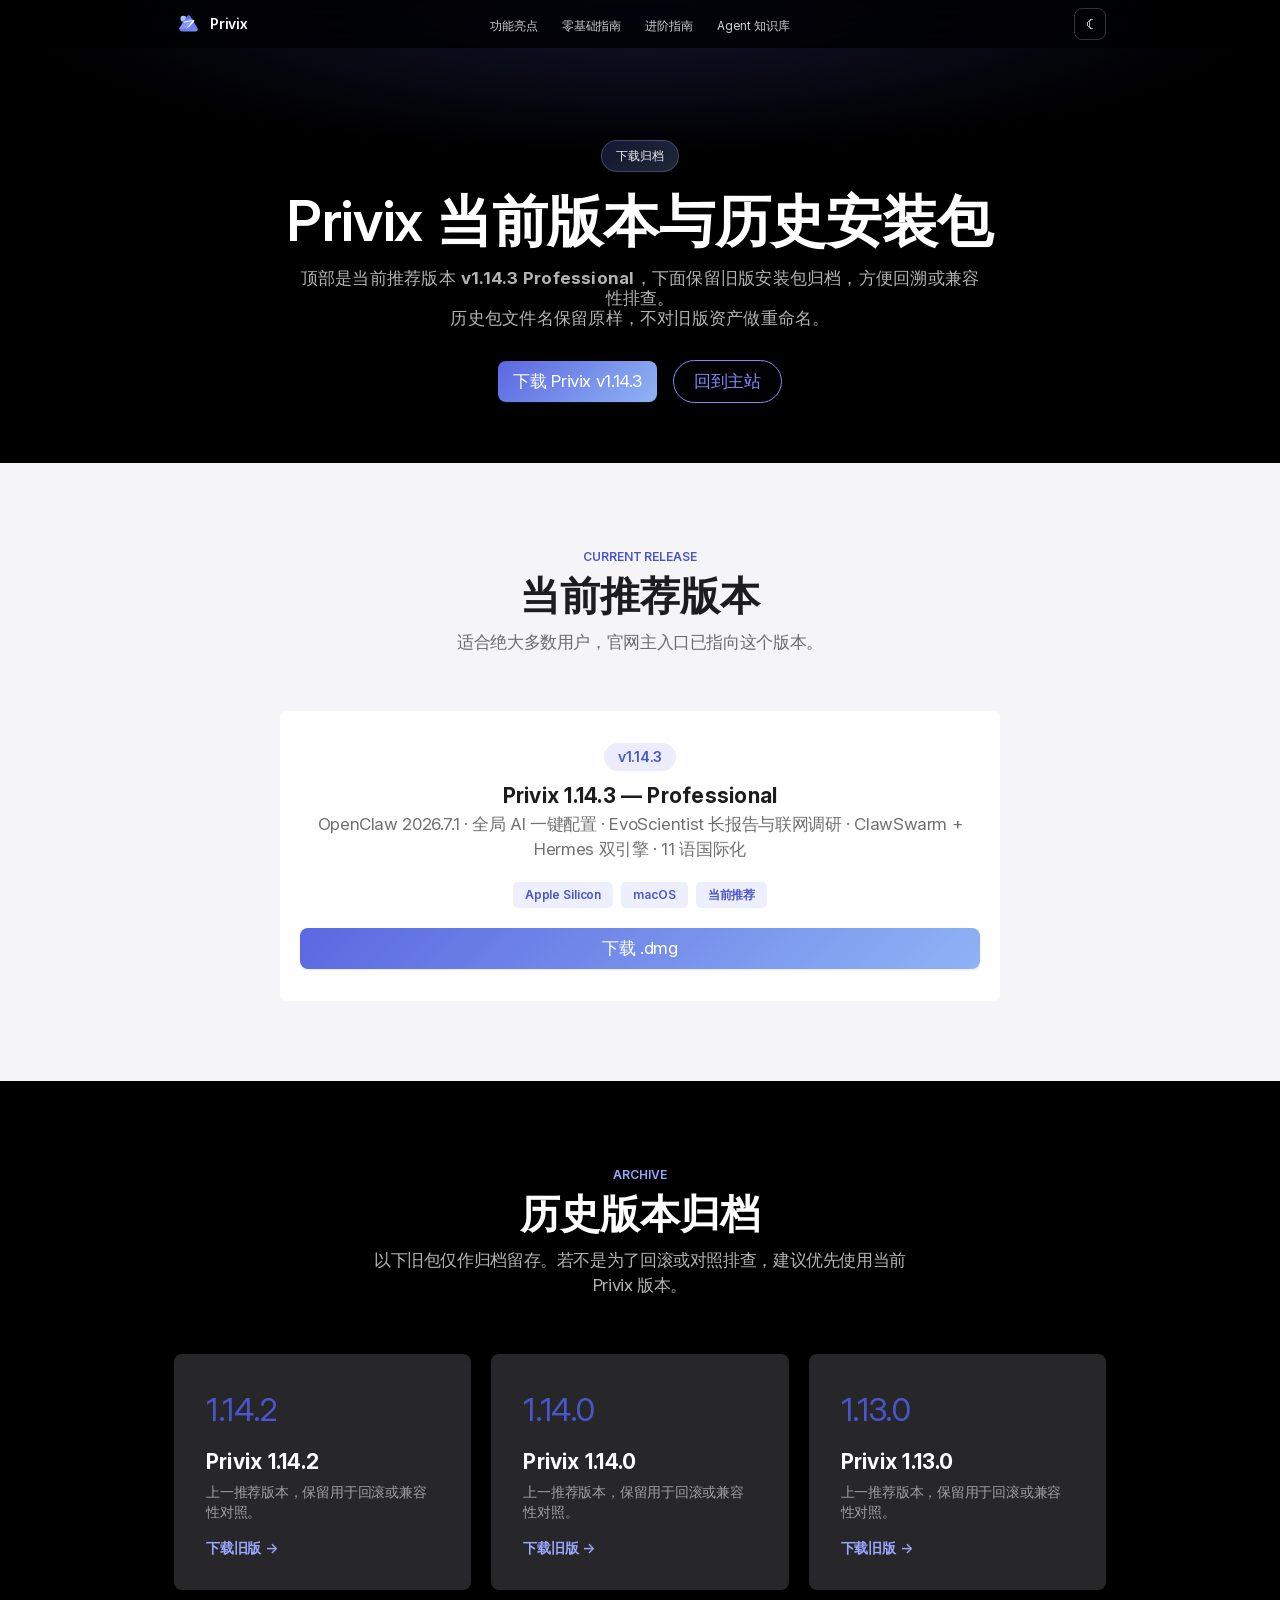
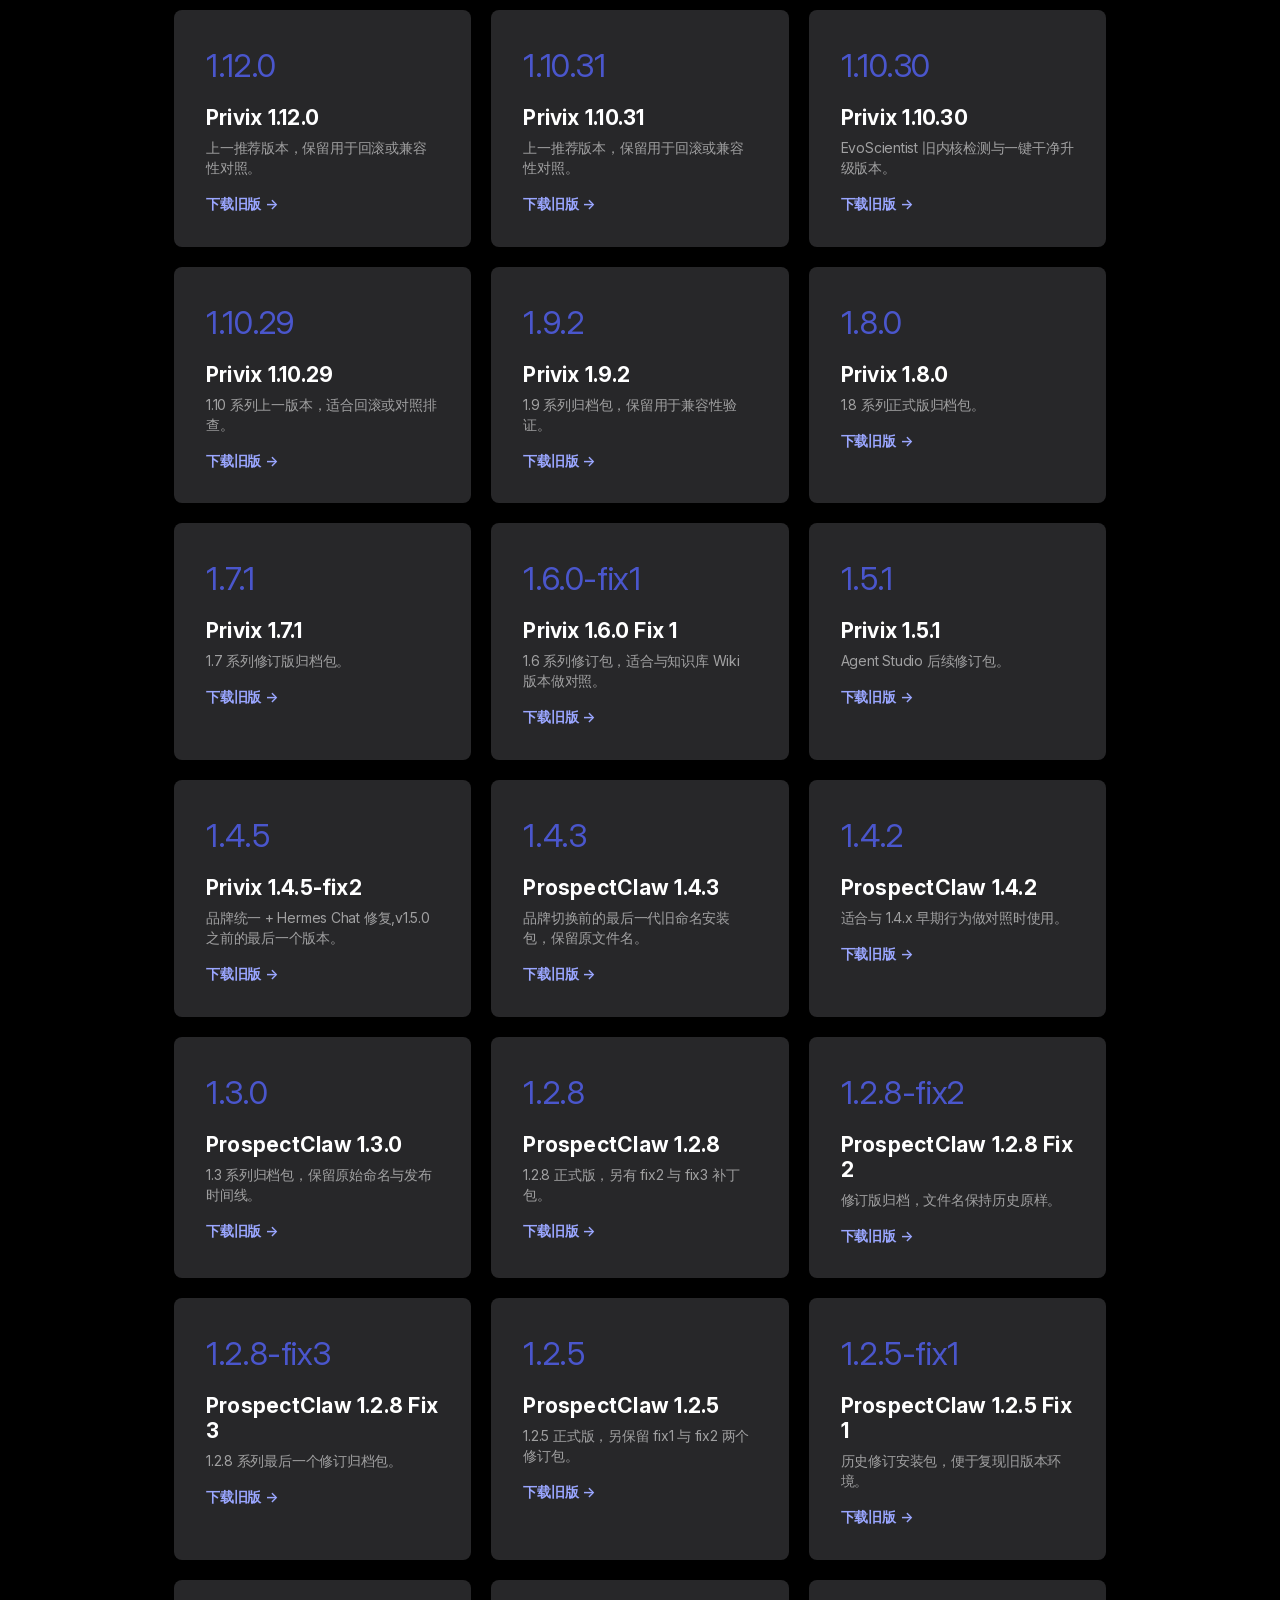
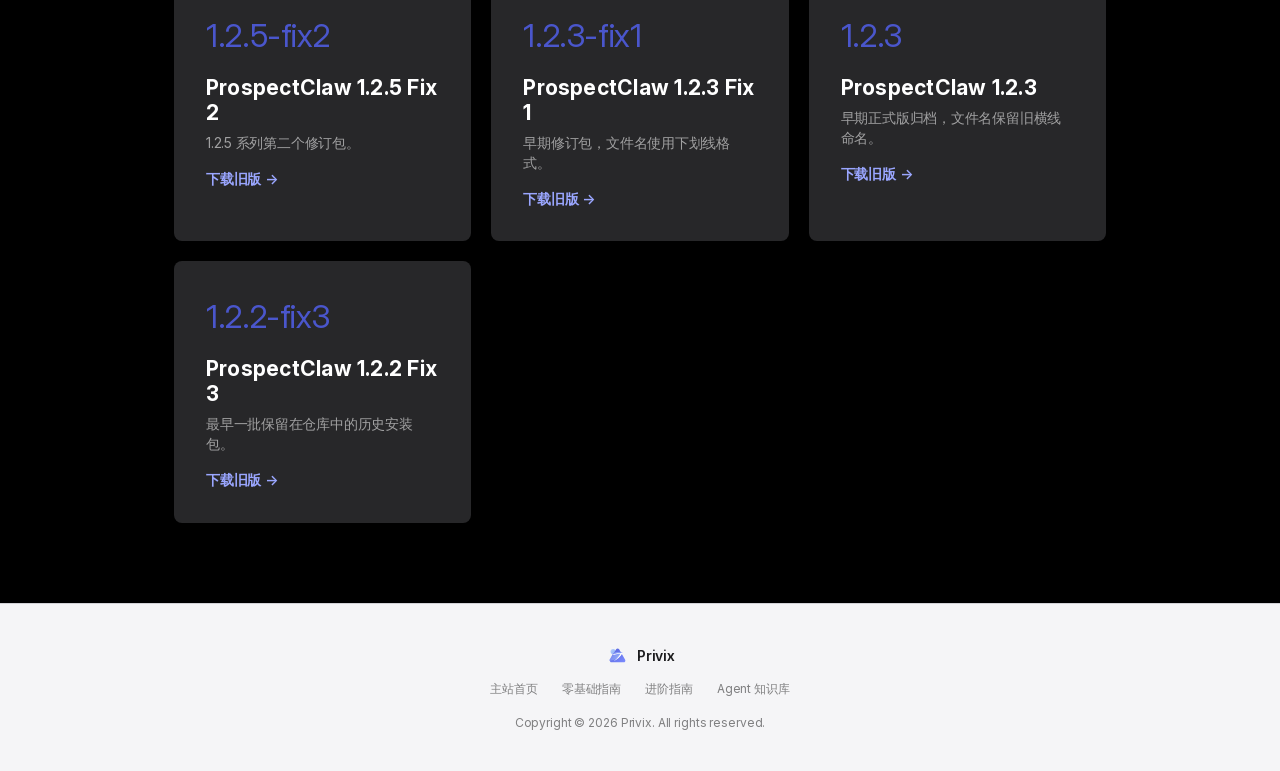
<file: downloads/index.html>
<!DOCTYPE html>
<html lang="zh-CN">
<head>
  <meta charset="UTF-8">
  <meta name="viewport" content="width=device-width, initial-scale=1.0">
  <title>Privix 下载归档 | macOS 本地 AI Agent 平台安装包</title>
  <meta name="description" content="下载 Privix 当前 macOS 安装包 v1.14.3，并查看 Privix 与 ProspectClaw 历史版本归档，适用于回滚、兼容性排查和版本对照。">
  <meta name="robots" content="index,follow,max-image-preview:large">
  <link rel="canonical" href="https://www.privix.cn/downloads/">
  <meta property="og:title" content="Privix 下载归档 | macOS 本地 AI Agent 平台安装包">
  <meta property="og:description" content="下载 Privix 当前版本 v1.14.3，并访问历史安装包归档。">
  <meta property="og:type" content="website">
  <meta property="og:url" content="https://www.privix.cn/downloads/">
  <meta property="og:site_name" content="Privix">
  <meta property="og:locale" content="zh_CN">
  <meta property="og:image" content="https://www.privix.cn/screenshots/desktop-overview.png">
  <meta name="twitter:card" content="summary_large_image">
  <meta name="twitter:title" content="Privix 下载归档 | v1.14.3">
  <meta name="twitter:description" content="下载 Privix macOS 安装包，并查看历史版本归档。">
  <meta name="twitter:image" content="https://www.privix.cn/screenshots/desktop-overview.png">
  <meta name="theme-color" content="#0f172a">
  <link rel="icon" type="image/svg+xml" href="/images/privix-mark.svg">
  <link rel="stylesheet" href="/portal.css">
  <script type="application/ld+json">
  {
    "@context": "https://schema.org",
    "@graph": [
      {
        "@type": "BreadcrumbList",
        "itemListElement": [
          {"@type": "ListItem", "position": 1, "name": "Privix", "item": "https://www.privix.cn/"},
          {"@type": "ListItem", "position": 2, "name": "下载归档", "item": "https://www.privix.cn/downloads/"}
        ]
      },
      {
        "@type": "CollectionPage",
        "name": "Privix 下载归档",
        "url": "https://www.privix.cn/downloads/",
        "description": "Privix 当前版本与历史安装包归档页。",
        "inLanguage": "zh-CN",
        "mainEntity": {
          "@type": "SoftwareApplication",
          "name": "Privix",
          "applicationCategory": "BusinessApplication",
          "operatingSystem": "macOS",
          "softwareVersion": "1.14.3",
          "downloadUrl": "https://www.privix.cn/downloads/Privix_1.14.3_aarch64.dmg",
          "offers": {
            "@type": "Offer",
            "price": "0",
            "priceCurrency": "CNY",
            "availability": "https://schema.org/InStock"
          }
        }
      }
    ]
  }
  </script>
</head>
<body>

<nav class="portal-nav">
  <div class="portal-nav-inner">
    <a href="/index.html" class="portal-nav-brand">
      <img src="/images/privix-mark.svg" alt="Privix">
      Privix
    </a>
    <ul class="portal-nav-links">
      <li><a href="/index.html#features">功能亮点</a></li>
      <li><a href="/beginner-guide.html">零基础指南</a></li>
      <li><a href="/usage-guide.html">进阶指南</a></li>
      <li><a href="/agent-guide.html">Agent 知识库</a></li>
    </ul>
    <div class="portal-nav-actions">
      <button class="theme-toggle" id="theme-toggle" title="切换主题">
        <span class="theme-icon">&#9790;</span>
      </button>
      <button class="hamburger" id="hamburger" aria-label="菜单">
        <span></span><span></span><span></span>
      </button>
    </div>
  </div>
  <div class="mobile-menu" id="mobile-menu">
    <a href="/index.html#features">功能亮点</a>
    <a href="/beginner-guide.html">零基础指南</a>
    <a href="/usage-guide.html">进阶指南</a>
    <a href="/agent-guide.html">Agent 知识库</a>
  </div>
</nav>

<section class="hero hero-guide">
  <div class="container hero-content">
    <div class="hero-badge reveal">下载归档</div>
    <h1 class="hero-title reveal">Privix 当前版本与历史安装包</h1>
    <p class="hero-subtitle reveal">
      顶部是当前推荐版本 <strong>v1.14.3 Professional</strong>，下面保留旧版安装包归档，方便回溯或兼容性排查。<br>
      历史包文件名保留原样，不对旧版资产做重命名。
    </p>
    <div class="hero-ctas reveal">
      <a href="/downloads/Privix_1.14.3_aarch64.dmg" class="btn btn-primary">下载 Privix v1.14.3</a>
      <a href="/index.html" class="btn btn-outline">回到主站</a>
    </div>
  </div>
</section>

<section class="section section-light">
  <div class="container">
    <div class="section-header reveal">
      <div class="section-tag">Current Release</div>
      <h2 class="section-title">当前推荐版本</h2>
      <p class="section-subtitle">适合绝大多数用户，官网主入口已指向这个版本。</p>
    </div>
    <div class="download-card reveal" style="max-width:720px;margin:0 auto;">
      <div class="download-badge">v1.14.3</div>
      <h3 class="download-card-title">Privix 1.14.3 — Professional</h3>
      <p class="showcase-desc" style="margin-bottom:20px;">OpenClaw 2026.7.1 · 全局 AI 一键配置 · EvoScientist 长报告与联网调研 · ClawSwarm + Hermes 双引擎 · 11 语国际化</p>
      <div class="showcase-chips" style="justify-content:center;margin-bottom:20px;">
        <span class="chip">Apple Silicon</span>
        <span class="chip">macOS</span>
        <span class="chip">当前推荐</span>
      </div>
      <a href="/downloads/Privix_1.14.3_aarch64.dmg" class="btn btn-primary">下载 .dmg</a>
    </div>
  </div>
</section>

<section class="section section-dark">
  <div class="container">
    <div class="section-header reveal">
      <div class="section-tag">Archive</div>
      <h2 class="section-title">历史版本归档</h2>
      <p class="section-subtitle">以下旧包仅作归档留存。若不是为了回滚或对照排查，建议优先使用当前 Privix 版本。</p>
    </div>
    <div class="docs-grid">
      <a class="doc-card reveal" href="/downloads/Privix_1.14.2_aarch64.dmg">
        <div class="doc-card-icon">1.14.2</div>
        <div class="doc-card-title">Privix 1.14.2</div>
        <div class="doc-card-desc">上一推荐版本，保留用于回滚或兼容性对照。</div>
        <div class="doc-card-link">下载旧版 →</div>
      </a>
      <a class="doc-card reveal" href="/downloads/Privix_1.14.0_aarch64.dmg">
        <div class="doc-card-icon">1.14.0</div>
        <div class="doc-card-title">Privix 1.14.0</div>
        <div class="doc-card-desc">上一推荐版本，保留用于回滚或兼容性对照。</div>
        <div class="doc-card-link">下载旧版 →</div>
      </a>
      <a class="doc-card reveal" href="/downloads/Privix_1.13.0_aarch64.dmg">
        <div class="doc-card-icon">1.13.0</div>
        <div class="doc-card-title">Privix 1.13.0</div>
        <div class="doc-card-desc">上一推荐版本，保留用于回滚或兼容性对照。</div>
        <div class="doc-card-link">下载旧版 →</div>
      </a>
      <a class="doc-card reveal" href="/downloads/Privix_1.12.0_aarch64.dmg">
        <div class="doc-card-icon">1.12.0</div>
        <div class="doc-card-title">Privix 1.12.0</div>
        <div class="doc-card-desc">上一推荐版本，保留用于回滚或兼容性对照。</div>
        <div class="doc-card-link">下载旧版 →</div>
      </a>
      <a class="doc-card reveal" href="/downloads/Privix_1.10.31_aarch64.dmg">
        <div class="doc-card-icon">1.10.31</div>
        <div class="doc-card-title">Privix 1.10.31</div>
        <div class="doc-card-desc">上一推荐版本，保留用于回滚或兼容性对照。</div>
        <div class="doc-card-link">下载旧版 →</div>
      </a>
      <a class="doc-card reveal" href="/downloads/Privix_1.10.30_aarch64.dmg">
        <div class="doc-card-icon">1.10.30</div>
        <div class="doc-card-title">Privix 1.10.30</div>
        <div class="doc-card-desc">EvoScientist 旧内核检测与一键干净升级版本。</div>
        <div class="doc-card-link">下载旧版 →</div>
      </a>
      <a class="doc-card reveal" href="/downloads/Privix_1.10.29_aarch64.dmg">
        <div class="doc-card-icon">1.10.29</div>
        <div class="doc-card-title">Privix 1.10.29</div>
        <div class="doc-card-desc">1.10 系列上一版本，适合回滚或对照排查。</div>
        <div class="doc-card-link">下载旧版 →</div>
      </a>
      <a class="doc-card reveal" href="/downloads/Privix_1.9.2_aarch64.dmg">
        <div class="doc-card-icon">1.9.2</div>
        <div class="doc-card-title">Privix 1.9.2</div>
        <div class="doc-card-desc">1.9 系列归档包，保留用于兼容性验证。</div>
        <div class="doc-card-link">下载旧版 →</div>
      </a>
      <a class="doc-card reveal" href="/downloads/Privix_1.8.0_aarch64.dmg">
        <div class="doc-card-icon">1.8.0</div>
        <div class="doc-card-title">Privix 1.8.0</div>
        <div class="doc-card-desc">1.8 系列正式版归档包。</div>
        <div class="doc-card-link">下载旧版 →</div>
      </a>
      <a class="doc-card reveal" href="/downloads/Privix_1.7.1_aarch64.dmg">
        <div class="doc-card-icon">1.7.1</div>
        <div class="doc-card-title">Privix 1.7.1</div>
        <div class="doc-card-desc">1.7 系列修订版归档包。</div>
        <div class="doc-card-link">下载旧版 →</div>
      </a>
      <a class="doc-card reveal" href="/downloads/Privix_1.6.0-fix1_aarch64.dmg">
        <div class="doc-card-icon">1.6.0-fix1</div>
        <div class="doc-card-title">Privix 1.6.0 Fix 1</div>
        <div class="doc-card-desc">1.6 系列修订包，适合与知识库 Wiki 版本做对照。</div>
        <div class="doc-card-link">下载旧版 →</div>
      </a>
      <a class="doc-card reveal" href="/downloads/Privix_1.5.1_aarch64.dmg">
        <div class="doc-card-icon">1.5.1</div>
        <div class="doc-card-title">Privix 1.5.1</div>
        <div class="doc-card-desc">Agent Studio 后续修订包。</div>
        <div class="doc-card-link">下载旧版 →</div>
      </a>
      <a class="doc-card reveal" href="/downloads/Privix_1.4.5-fix2_aarch64.dmg">
        <div class="doc-card-icon">1.4.5</div>
        <div class="doc-card-title">Privix 1.4.5-fix2</div>
        <div class="doc-card-desc">品牌统一 + Hermes Chat 修复,v1.5.0 之前的最后一个版本。</div>
        <div class="doc-card-link">下载旧版 →</div>
      </a>
      <a class="doc-card reveal" href="/downloads/ProspectClaw_1.4.3_aarch64.dmg">
        <div class="doc-card-icon">1.4.3</div>
        <div class="doc-card-title">ProspectClaw 1.4.3</div>
        <div class="doc-card-desc">品牌切换前的最后一代旧命名安装包，保留原文件名。</div>
        <div class="doc-card-link">下载旧版 →</div>
      </a>
      <a class="doc-card reveal" href="/downloads/ProspectClaw_1.4.2_aarch64.dmg">
        <div class="doc-card-icon">1.4.2</div>
        <div class="doc-card-title">ProspectClaw 1.4.2</div>
        <div class="doc-card-desc">适合与 1.4.x 早期行为做对照时使用。</div>
        <div class="doc-card-link">下载旧版 →</div>
      </a>
      <a class="doc-card reveal" href="/downloads/ProspectClaw_1.3.0_aarch64.dmg">
        <div class="doc-card-icon">1.3.0</div>
        <div class="doc-card-title">ProspectClaw 1.3.0</div>
        <div class="doc-card-desc">1.3 系列归档包，保留原始命名与发布时间线。</div>
        <div class="doc-card-link">下载旧版 →</div>
      </a>
      <a class="doc-card reveal" href="/downloads/ProspectClaw_1.2.8_aarch64.dmg">
        <div class="doc-card-icon">1.2.8</div>
        <div class="doc-card-title">ProspectClaw 1.2.8</div>
        <div class="doc-card-desc">1.2.8 正式版，另有 fix2 与 fix3 补丁包。</div>
        <div class="doc-card-link">下载旧版 →</div>
      </a>
      <a class="doc-card reveal" href="/downloads/ProspectClaw_1.2.8-fix2_aarch64.dmg">
        <div class="doc-card-icon">1.2.8-fix2</div>
        <div class="doc-card-title">ProspectClaw 1.2.8 Fix 2</div>
        <div class="doc-card-desc">修订版归档，文件名保持历史原样。</div>
        <div class="doc-card-link">下载旧版 →</div>
      </a>
      <a class="doc-card reveal" href="/downloads/ProspectClaw_1.2.8-fix3_aarch64.dmg">
        <div class="doc-card-icon">1.2.8-fix3</div>
        <div class="doc-card-title">ProspectClaw 1.2.8 Fix 3</div>
        <div class="doc-card-desc">1.2.8 系列最后一个修订归档包。</div>
        <div class="doc-card-link">下载旧版 →</div>
      </a>
      <a class="doc-card reveal" href="/downloads/ProspectClaw_1.2.5_aarch64.dmg">
        <div class="doc-card-icon">1.2.5</div>
        <div class="doc-card-title">ProspectClaw 1.2.5</div>
        <div class="doc-card-desc">1.2.5 正式版，另保留 fix1 与 fix2 两个修订包。</div>
        <div class="doc-card-link">下载旧版 →</div>
      </a>
      <a class="doc-card reveal" href="/downloads/ProspectClaw_1.2.5-fix1_aarch64.dmg">
        <div class="doc-card-icon">1.2.5-fix1</div>
        <div class="doc-card-title">ProspectClaw 1.2.5 Fix 1</div>
        <div class="doc-card-desc">历史修订安装包，便于复现旧版本环境。</div>
        <div class="doc-card-link">下载旧版 →</div>
      </a>
      <a class="doc-card reveal" href="/downloads/ProspectClaw_1.2.5-fix2_aarch64.dmg">
        <div class="doc-card-icon">1.2.5-fix2</div>
        <div class="doc-card-title">ProspectClaw 1.2.5 Fix 2</div>
        <div class="doc-card-desc">1.2.5 系列第二个修订包。</div>
        <div class="doc-card-link">下载旧版 →</div>
      </a>
      <a class="doc-card reveal" href="/downloads/ProspectClaw_1.2.3-fix1_aarch64.dmg">
        <div class="doc-card-icon">1.2.3-fix1</div>
        <div class="doc-card-title">ProspectClaw 1.2.3 Fix 1</div>
        <div class="doc-card-desc">早期修订包，文件名使用下划线格式。</div>
        <div class="doc-card-link">下载旧版 →</div>
      </a>
      <a class="doc-card reveal" href="/downloads/ProspectClaw-1.2.3-aarch64.dmg">
        <div class="doc-card-icon">1.2.3</div>
        <div class="doc-card-title">ProspectClaw 1.2.3</div>
        <div class="doc-card-desc">早期正式版归档，文件名保留旧横线命名。</div>
        <div class="doc-card-link">下载旧版 →</div>
      </a>
      <a class="doc-card reveal" href="/downloads/ProspectClaw-1.2.2-fix3-aarch64.dmg">
        <div class="doc-card-icon">1.2.2-fix3</div>
        <div class="doc-card-title">ProspectClaw 1.2.2 Fix 3</div>
        <div class="doc-card-desc">最早一批保留在仓库中的历史安装包。</div>
        <div class="doc-card-link">下载旧版 →</div>
      </a>
    </div>
  </div>
</section>

<footer class="portal-footer">
  <div class="container">
    <div class="portal-footer-brand">
      <img src="/images/privix-mark.svg" alt="Privix">
      Privix
    </div>
    <div class="portal-footer-links">
      <a href="/index.html">主站首页</a>
      <a href="/beginner-guide.html">零基础指南</a>
      <a href="/usage-guide.html">进阶指南</a>
      <a href="/agent-guide.html">Agent 知识库</a>
    </div>
    <p class="portal-footer-copy">Copyright &copy; 2026 Privix. All rights reserved.</p>
  </div>
</footer>

<script defer src="/portal.js"></script>
</body>
</html>
</file>
<file: portal.css>
/* ========================================
   Privix Portal — Brand Design System
   Periwinkle palette matches the Privix mark
   (icon gradient: #8FB3F5 → #97A1FF → #B8C0FF)
   ======================================== */

/* ── Inter (SIL OFL, self-hosted) ── */
@font-face {
  font-family: "InterVariable";
  font-style: normal;
  font-weight: 100 900;
  font-display: swap;
  src: url("/fonts/InterVariable.woff2") format("woff2");
}

/* ── 主题变量 ── */
:root, [data-theme="light"] {
  --p-bg: #f5f5f7;
  --p-bg-alt: #000000;
  --p-bg-card: #f5f5f7;
  --p-bg-card-dark: #272729;
  --p-text: #1d1d1f;
  --p-text-secondary: rgba(0, 0, 0, 0.8);
  --p-text-tertiary: rgba(0, 0, 0, 0.48);
  --p-accent: #5B68E0;
  --p-accent-hover: #7380F0;
  --p-link: #4A56CC;
  --p-nav-bg: rgba(0, 0, 0, 0.8);
  --p-nav-text: #ffffff;
  --p-chip-bg: rgba(91, 104, 224, 0.10);
  --p-chip-text: #4A56CC;
  --p-step-num-bg: #1d1d1f;
  --p-step-num-text: #ffffff;
  --p-step-line: #d2d2d7;
  --p-footer-bg: #f5f5f7;
  --p-footer-border: #d2d2d7;
  /* Brand gradient — echoes the icon's swoosh (periwinkle → sky blue) */
  --p-brand-grad: linear-gradient(135deg, #5B68E0 0%, #8FB3F5 100%);
  --p-brand-grad-hover: linear-gradient(135deg, #7380F0 0%, #A3C3FA 100%);
}

[data-theme="dark"] {
  --p-bg: #000000;
  --p-bg-alt: #f5f5f7;
  --p-bg-card: #1d1d1f;
  --p-bg-card-dark: #272729;
  --p-text: #ffffff;
  --p-text-secondary: rgba(255, 255, 255, 0.8);
  --p-text-tertiary: rgba(255, 255, 255, 0.48);
  --p-accent: #7C8CFF;
  --p-accent-hover: #94A2FF;
  --p-link: #9AA6FF;
  --p-nav-bg: rgba(0, 0, 0, 0.8);
  --p-nav-text: #ffffff;
  --p-chip-bg: rgba(154, 166, 255, 0.14);
  --p-chip-text: #9AA6FF;
  --p-step-num-bg: #ffffff;
  --p-step-num-text: #000000;
  --p-step-line: #424245;
  --p-footer-bg: #1d1d1f;
  --p-footer-border: #424245;
  --p-brand-grad: linear-gradient(135deg, #7C8CFF 0%, #A3C3FA 100%);
  --p-brand-grad-hover: linear-gradient(135deg, #94A2FF 0%, #B8D1FB 100%);
}

/* ── 基础重置 ── */
*, *::before, *::after { box-sizing: border-box; margin: 0; padding: 0; }

html {
  scroll-behavior: smooth;
  scroll-padding-top: 56px;
}

body {
  font-family: "InterVariable", "Inter", -apple-system, BlinkMacSystemFont, "Helvetica Neue", "PingFang SC", "Segoe UI", Roboto, sans-serif;
  background: var(--p-bg);
  color: var(--p-text);
  font-size: 17px;
  line-height: 1.47;
  letter-spacing: -0.374px;
  font-weight: 400;
  -webkit-font-smoothing: antialiased;
  -moz-osx-font-smoothing: grayscale;
  transition: background 0.3s, color 0.3s;
}

img { max-width: 100%; height: auto; display: block; }
a { color: var(--p-link); text-decoration: none; }
a:hover { text-decoration: underline; }

.container {
  max-width: 980px;
  margin: 0 auto;
  padding: 0 24px;
}

/* ── 导航栏 ── */
.portal-nav {
  position: fixed; top: 0; left: 0; right: 0; z-index: 10000;
  background: var(--p-nav-bg);
  backdrop-filter: saturate(180%) blur(20px);
  -webkit-backdrop-filter: saturate(180%) blur(20px);
  transition: background 0.3s;
}

.portal-nav-inner {
  display: flex; align-items: center; justify-content: space-between;
  max-width: 980px; margin: 0 auto; padding: 0 24px;
  height: 48px;
}

.portal-nav-brand {
  display: flex; align-items: center; gap: 8px;
  font-weight: 600; font-size: 14px; color: var(--p-nav-text);
  text-decoration: none; letter-spacing: -0.224px;
}
.portal-nav-brand:hover { text-decoration: none; }

.portal-nav-brand img {
  width: 28px; height: 28px; border-radius: 6px; object-fit: contain;
}

.portal-nav-links {
  display: flex; align-items: center; gap: 24px;
  list-style: none;
  position: absolute; left: 50%; transform: translateX(-50%);
}

.portal-nav-links a {
  font-size: 12px; font-weight: 400;
  color: var(--p-nav-text);
  letter-spacing: -0.12px;
  opacity: 0.8;
  transition: opacity 0.2s;
}
.portal-nav-links a:hover { opacity: 1; text-decoration: none; }

.portal-nav-actions {
  display: flex; align-items: center; gap: 10px;
}

/* 语言切换器 */
.lang-switcher {
  display: flex; align-items: center; gap: 2px;
  border: 1px solid rgba(255,255,255,0.2); border-radius: 8px;
  overflow: hidden;
}
.lang-switcher button {
  background: none; border: none; cursor: pointer;
  padding: 5px 7px; font-size: 11px; font-weight: 400;
  color: rgba(255,255,255,0.56);
  transition: background 0.2s, color 0.2s;
  line-height: 1; letter-spacing: -0.08px;
}
.lang-switcher button:hover { color: #ffffff; background: rgba(255,255,255,0.1); }
.lang-switcher button.active {
  color: #ffffff; background: rgba(255,255,255,0.18);
}

.theme-toggle {
  background: none; border: 1px solid rgba(255,255,255,0.2); border-radius: 8px;
  width: 32px; height: 32px; cursor: pointer;
  display: flex; align-items: center; justify-content: center;
  color: rgba(255,255,255,0.7); font-size: 16px;
  transition: border-color 0.2s, color 0.2s;
}
.theme-toggle:hover { border-color: rgba(255,255,255,0.5); color: #ffffff; }

.hamburger {
  display: none; background: none; border: none; cursor: pointer;
  width: 32px; height: 32px;
  flex-direction: column; align-items: center; justify-content: center; gap: 4px;
}
.hamburger span {
  display: block; width: 18px; height: 1.5px; background: #ffffff;
  border-radius: 1px; transition: transform 0.3s, opacity 0.3s;
}

.mobile-menu {
  display: none;
  position: fixed; top: 48px; left: 0; right: 0;
  background: rgba(0, 0, 0, 0.9);
  backdrop-filter: saturate(180%) blur(20px);
  -webkit-backdrop-filter: saturate(180%) blur(20px);
  padding: 16px 24px;
}
.mobile-menu.open { display: block; }
.mobile-menu a {
  display: block; padding: 10px 0; font-size: 14px; font-weight: 400;
  color: rgba(255,255,255,0.8); border-bottom: 1px solid rgba(255,255,255,0.1);
  letter-spacing: -0.224px;
}
.mobile-menu a:last-child { border-bottom: none; }
.mobile-menu a:hover { color: #ffffff; text-decoration: none; }

/* ── Hero ── */
.hero {
  position: relative; overflow: hidden;
  padding: 120px 0 80px;
  text-align: center;
  background: #000000;
  color: #ffffff;
}

.hero-bg {
  display: none;
}

.hero-content { position: relative; z-index: 1; }

.hero-badge {
  display: inline-flex; align-items: center; gap: 8px;
  padding: 6px 14px; border-radius: 980px;
  background: linear-gradient(135deg, rgba(91,104,224,0.22), rgba(143,179,245,0.22));
  color: rgba(255,255,255,0.92); font-size: 12px; font-weight: 400;
  margin-bottom: 20px;
  letter-spacing: -0.12px;
  border: 1px solid rgba(143,179,245,0.28);
}

.hero-title {
  font-size: 56px; font-weight: 600; line-height: 1.07;
  letter-spacing: -0.28px; margin-bottom: 16px;
  color: #ffffff;
  /* 移除渐变效果 */
  background: none;
  -webkit-background-clip: unset; background-clip: unset;
  -webkit-text-fill-color: unset;
  animation: none;
}

.hero-subtitle {
  font-size: 21px; font-weight: 400; line-height: 1.19;
  color: rgba(255,255,255,0.7);
  max-width: 600px; margin: 0 auto 32px;
  letter-spacing: 0.231px;
}

.hero-ctas {
  display: flex; align-items: center; justify-content: center; gap: 16px;
  flex-wrap: wrap;
}

.btn {
  display: inline-flex; align-items: center; gap: 8px;
  padding: 8px 15px; border-radius: 8px;
  font-size: 17px; font-weight: 400;
  cursor: pointer; transition: background 0.2s, color 0.2s;
  border: none; text-decoration: none;
  letter-spacing: -0.374px;
}
.btn:hover { text-decoration: none; }

.btn-primary {
  background: var(--p-brand-grad); color: #ffffff;
  box-shadow: 0 1px 2px rgba(91, 104, 224, 0.15);
}
.btn-primary:hover { background: var(--p-brand-grad-hover); }

.btn-outline {
  background: transparent; color: #7C8CFF;
  border: 1px solid #7C8CFF;
  border-radius: 980px;
  padding: 8px 20px;
}
.btn-outline:hover { background: rgba(124, 140, 255, 0.10); }

/* Light-section button overrides */
.section-light .btn-outline {
  color: #4A56CC;
  border-color: #4A56CC;
}
.section-light .btn-outline:hover { background: rgba(74, 86, 204, 0.08); }

.btn-disabled {
  opacity: 0.42;
  cursor: default;
  pointer-events: none;
}

.hero-image {
  margin-top: 48px; position: relative;
}

.hero-image-frame {
  position: relative; border-radius: 8px; overflow: hidden;
  max-width: 860px; margin: 0 auto;
}
.hero-image-frame::before {
  display: none;
}

.hero-image-frame img {
  border-radius: 8px; width: 100%; display: block;
}

/* ── 统计栏 ── */
.stats {
  padding: 60px 0;
  background: #f5f5f7;
}

[data-theme="dark"] .stats {
  background: #000000;
}

.stats-grid {
  display: grid; grid-template-columns: repeat(4, 1fr); gap: 20px;
}

.stat-card {
  text-align: center; padding: 28px 16px;
  background: transparent;
  border: none;
  border-radius: 8px;
}

.stat-value {
  font-size: 40px; font-weight: 600;
  color: var(--p-text); margin-bottom: 6px;
  line-height: 1.10;
  letter-spacing: -0.28px;
}

.stat-label {
  font-size: 14px; color: var(--p-text-secondary); font-weight: 400;
  letter-spacing: -0.224px;
}

/* ── 区块通用 ── */
.section {
  padding: 80px 0;
  scroll-margin-top: 56px;
}

/* 交替区块背景 — light 主题: 偶数黑色, 奇数浅灰 */
.section-dark {
  background: #000000;
  color: #ffffff;
  /* .section-dark 永远是深色底:把文本 token 在该作用域内强制为浅色,
     修复深色 band 内用 var(--p-text*) 的文字(如 edition-card / guide-callout)
     在浅色主题下黑底黑字看不清(全站所有深色 band 一并生效) */
  --p-text: #ffffff;
  --p-text-secondary: rgba(255, 255, 255, 0.72);
  --p-text-tertiary: rgba(255, 255, 255, 0.5);
}

.section-light {
  background: #f5f5f7;
  color: #1d1d1f;
}

[data-theme="dark"] .section-dark {
  background: #000000;
  color: #ffffff;
}

[data-theme="dark"] .section-light {
  background: #1d1d1f;
  color: #ffffff;
}

/* 深色主题 .section-light 子元素继承 token 文字色(否则浅主题 color: #1d1d1f 在深底下不可读) */
[data-theme="dark"] .section-light .section-title,
[data-theme="dark"] .section-light .showcase-title,
[data-theme="dark"] .section-light .tutorial-card-title,
[data-theme="dark"] .section-light .tutorial-step-title,
[data-theme="dark"] .section-light .doc-card-title,
[data-theme="dark"] .section-light .tech-card-title,
[data-theme="dark"] .section-light .download-card-title {
  color: var(--p-text);
}
[data-theme="dark"] .section-light .section-subtitle,
[data-theme="dark"] .section-light .showcase-desc,
[data-theme="dark"] .section-light .doc-card-desc,
[data-theme="dark"] .section-light .tech-card-desc {
  color: var(--p-text-secondary);
}

.section-header {
  text-align: center; margin-bottom: 56px;
}

.section-tag {
  display: inline-block; font-size: 12px; font-weight: 600;
  text-transform: uppercase; letter-spacing: -0.12px;
  color: var(--p-link); margin-bottom: 8px;
}

.section-dark .section-tag { color: #9AA6FF; }
.section-light .section-tag { color: #4A56CC; }

.section-title {
  font-size: 40px; font-weight: 600;
  margin-bottom: 12px;
  letter-spacing: normal;
  line-height: 1.10;
}

.section-dark .section-title { color: #ffffff; }
.section-light .section-title { color: #1d1d1f; }

.section-subtitle {
  font-size: 17px; font-weight: 400;
  max-width: 560px; margin: 0 auto;
  line-height: 1.47; letter-spacing: -0.374px;
}

.section-dark .section-subtitle { color: rgba(255,255,255,0.7); }
.section-light .section-subtitle { color: rgba(0,0,0,0.56); }

/* ── 功能展示行 ── */
.showcase-row {
  display: grid; grid-template-columns: 1fr 1fr; gap: 48px;
  align-items: center;
  margin-bottom: 64px;
}
.showcase-row:last-child { margin-bottom: 0; }
.showcase-row.reverse { direction: rtl; }
.showcase-row.reverse > * { direction: ltr; }

.showcase-label {
  font-size: 12px; font-weight: 600; text-transform: uppercase;
  letter-spacing: -0.12px; margin-bottom: 8px;
}

.section-dark .showcase-label { color: #9AA6FF; }
.section-light .showcase-label { color: #4A56CC; }

.showcase-title {
  font-size: 28px; font-weight: 400;
  margin-bottom: 12px;
  line-height: 1.14; letter-spacing: 0.196px;
}

.section-dark .showcase-title { color: #ffffff; }
.section-light .showcase-title { color: #1d1d1f; }

.showcase-desc {
  font-size: 17px; font-weight: 400;
  line-height: 1.47; margin-bottom: 16px;
  letter-spacing: -0.374px;
}

.section-dark .showcase-desc { color: rgba(255,255,255,0.7); }
.section-light .showcase-desc { color: rgba(0,0,0,0.56); }

.showcase-chips {
  display: flex; flex-wrap: wrap; gap: 8px;
}

.chip {
  display: inline-block; padding: 4px 12px;
  font-size: 12px; font-weight: 600;
  background: var(--p-chip-bg);
  color: var(--p-chip-text);
  border-radius: 5px;
  letter-spacing: -0.12px;
}

.showcase-image {
  border-radius: 8px; overflow: hidden;
  cursor: pointer;
  transition: opacity 0.3s;
}
.showcase-image:hover { opacity: 0.9; }
.showcase-image img { width: 100%; display: block; }

/* ── 教程引导 ── */
.tutorials-grid {
  display: grid; grid-template-columns: 1fr 1fr; gap: 20px;
}

.tutorial-card {
  background: var(--p-bg-card-dark);
  border: none;
  border-radius: 8px;
  padding: 32px;
}

.section-light .tutorial-card {
  background: #ffffff;
}

[data-theme="dark"] .section-light .tutorial-card {
  background: #272729;
}

.section-dark .tutorial-card {
  background: #272729;
}

.tutorial-card-icon {
  font-size: 28px; margin-bottom: 16px;
}

.tutorial-card-title {
  font-size: 21px; font-weight: 700;
  margin-bottom: 8px;
  line-height: 1.19; letter-spacing: 0.231px;
}

.section-dark .tutorial-card-title { color: #ffffff; }
.section-light .tutorial-card-title { color: #1d1d1f; }

.tutorial-card-desc {
  font-size: 14px; color: var(--p-text-tertiary);
  margin-bottom: 24px;
  letter-spacing: -0.224px; line-height: 1.29;
}

.tutorial-steps { list-style: none; }

.tutorial-step {
  display: flex; gap: 14px; padding: 10px 0;
  border-bottom: 1px solid var(--p-step-line);
}
.tutorial-step:last-child { border-bottom: none; }

.tutorial-step-num {
  width: 24px; height: 24px; flex-shrink: 0;
  display: flex; align-items: center; justify-content: center;
  background: var(--p-step-num-bg);
  color: var(--p-step-num-text);
  font-size: 12px; font-weight: 600;
  border-radius: 50%;
  letter-spacing: -0.12px;
}

.tutorial-step-body { flex: 1; min-width: 0; }

.tutorial-step-title {
  font-size: 14px; font-weight: 600;
  margin-bottom: 2px;
  letter-spacing: -0.224px; line-height: 1.29;
}

.section-dark .tutorial-step-title { color: #ffffff; }
.section-light .tutorial-step-title { color: #1d1d1f; }

.tutorial-step-desc {
  font-size: 12px; color: var(--p-text-tertiary);
  line-height: 1.33; letter-spacing: -0.12px;
}

/* ── 手册文档 ── */
.docs-grid {
  display: grid; grid-template-columns: repeat(3, 1fr); gap: 20px;
}

.doc-card {
  display: block;
  background: #272729;
  border: none;
  border-radius: 8px;
  padding: 32px;
  text-decoration: none;
  transition: background 0.2s;
}
.doc-card:hover { background: #333336; text-decoration: none; }

.section-light .doc-card {
  background: #ffffff;
}
.section-light .doc-card:hover { background: #fafafa; }

[data-theme="dark"] .section-light .doc-card {
  background: #272729;
}
[data-theme="dark"] .section-light .doc-card:hover { background: #333336; }

.doc-card-icon {
  font-size: 32px; margin-bottom: 16px;
}

.doc-card-title {
  font-size: 21px; font-weight: 700;
  margin-bottom: 8px;
  line-height: 1.19; letter-spacing: 0.231px;
}

.section-dark .doc-card-title { color: #ffffff; }
.section-light .doc-card-title { color: #1d1d1f; }

.doc-card-desc {
  font-size: 14px;
  line-height: 1.43; letter-spacing: -0.224px;
  margin-bottom: 16px;
}

.section-dark .doc-card-desc { color: rgba(255,255,255,0.56); }
.section-light .doc-card-desc { color: rgba(0,0,0,0.56); }

.doc-card-link {
  font-size: 14px; font-weight: 600;
  color: #9AA6FF;
  letter-spacing: -0.224px;
}

.section-light .doc-card-link { color: #4A56CC; }

@media (max-width: 1024px) {
  .docs-grid { grid-template-columns: 1fr; max-width: 480px; margin-left: auto; margin-right: auto; }
}

/* ── 技术架构 ── */
.tech-grid {
  display: grid; grid-template-columns: repeat(2, 1fr); gap: 20px;
}

.tech-card {
  position: relative; overflow: hidden;
  background: var(--p-bg-card-dark);
  border: none;
  border-radius: 8px;
  padding: 28px;
}

.section-light .tech-card {
  background: #ffffff;
}

[data-theme="dark"] .section-light .tech-card {
  background: #272729;
}

.section-dark .tech-card {
  background: #272729;
}

.tech-card-spotlight {
  display: none;
}

.tech-card-icon {
  font-size: 28px; margin-bottom: 14px;
}

.tech-card-title {
  font-size: 21px; font-weight: 700;
  margin-bottom: 6px;
  line-height: 1.19; letter-spacing: 0.231px;
}

.section-dark .tech-card-title { color: #ffffff; }
.section-light .tech-card-title { color: #1d1d1f; }

.tech-card-desc {
  font-size: 14px;
  line-height: 1.43; letter-spacing: -0.224px;
}

.section-dark .tech-card-desc { color: rgba(255,255,255,0.56); }
.section-light .tech-card-desc { color: rgba(0,0,0,0.56); }

/* ── 下载区 ── */
.download-badge {
  display: inline-block; padding: 4px 14px;
  background: rgba(91, 104, 224, 0.12);
  color: var(--p-link); font-size: 14px; font-weight: 600;
  border-radius: 980px; margin-bottom: 12px;
  letter-spacing: -0.224px;
}

.section-dark .download-badge {
  background: rgba(154, 166, 255, 0.18);
  color: #9AA6FF;
}

.download-grid {
  display: grid; grid-template-columns: repeat(3, 1fr); gap: 20px;
  margin-top: 40px;
}

.download-card {
  text-align: center;
  background: var(--p-bg-card-dark);
  border: none;
  border-radius: 8px;
  padding: 32px 20px;
}

.section-light .download-card {
  background: #ffffff;
}

[data-theme="dark"] .section-light .download-card {
  background: #272729;
}

.section-dark .download-card {
  background: #272729;
}

.download-card-icon {
  font-size: 36px; margin-bottom: 14px;
}

.download-card-title {
  font-size: 21px; font-weight: 700;
  margin-bottom: 4px;
  line-height: 1.19; letter-spacing: 0.231px;
}

.section-dark .download-card-title { color: #ffffff; }
.section-light .download-card-title { color: #1d1d1f; }

.download-card-detail {
  font-size: 12px; color: var(--p-text-tertiary);
  margin-bottom: 18px;
  letter-spacing: -0.12px; line-height: 1.33;
}

.download-card .btn { width: 100%; justify-content: center; }

.download-coming-soon {
  text-align: center;
  font-size: 14px;
  color: var(--p-text-tertiary);
  margin-top: 20px;
  letter-spacing: -0.224px;
}

/* ── 版本并列对比（Community / Professional / Enterprise） ── */
.editions-grid {
  grid-template-columns: repeat(3, 1fr);
  max-width: 1200px;
  margin: 40px auto 0;
  gap: 24px;
}

@media (max-width: 980px) {
  .editions-grid { grid-template-columns: 1fr; max-width: 520px; }
}

.edition-card {
  text-align: left;
  padding: 28px 28px 24px;
  display: flex;
  flex-direction: column;
}

.edition-card .download-card-title {
  font-size: 22px;
  margin-bottom: 6px;
}

.edition-card .download-card-detail {
  margin-bottom: 16px;
}

.edition-badge {
  display: inline-block;
  width: fit-content;
  padding: 4px 12px;
  border-radius: 980px;
  font-size: 11px;
  font-weight: 600;
  text-transform: uppercase;
  letter-spacing: 0.4px;
  margin-bottom: 12px;
}

.edition-badge-pro {
  background: linear-gradient(135deg, rgba(91,104,224,0.18), rgba(143,179,245,0.18));
  color: #4A56CC;
}
[data-theme="dark"] .edition-badge-pro { color: #9AA6FF; }

.edition-badge-community {
  background: rgba(0,168,107,0.14);
  color: #00875a;
}
[data-theme="dark"] .edition-badge-community { color: #4ade80; }

.edition-badge-enterprise {
  background: linear-gradient(135deg, rgba(216,92,34,0.16), rgba(245,143,90,0.16));
  color: #B35420;
}
[data-theme="dark"] .edition-badge-enterprise { color: #FFA574; }

/* 即将上线样式:卡片略降对比度,按钮禁用态 */
.edition-card-upcoming {
  position: relative;
}
.edition-card-upcoming::after {
  content: "";
  position: absolute;
  inset: 0;
  border-radius: inherit;
  pointer-events: none;
  border: 1px dashed rgba(216,92,34,0.35);
}
.edition-card-upcoming .btn-primary[disabled] {
  opacity: 0.55;
  cursor: not-allowed;
  pointer-events: none;
}

/* 新 section 的 Coming Soon tag 配色 */
.section-tag-upcoming {
  background: rgba(216,92,34,0.12);
  color: #B35420;
}
[data-theme="dark"] .section-tag-upcoming { color: #FFA574; }

.edition-features {
  list-style: none;
  padding: 0;
  margin: 0 0 20px 0;
  flex: 1;
}

.edition-features li {
  font-size: 14px;
  line-height: 1.55;
  color: var(--p-text-secondary);
  padding: 6px 0 6px 22px;
  position: relative;
  letter-spacing: -0.15px;
}

.edition-features li::before {
  content: "✓";
  position: absolute;
  left: 0;
  top: 6px;
  color: var(--p-link);
  font-weight: 600;
}

/* ── 页脚 ── */
.portal-footer {
  border-top: 1px solid var(--p-footer-border);
  padding: 40px 0;
  text-align: center;
  background: var(--p-footer-bg);
}

[data-theme="dark"] .portal-footer {
  background: #1d1d1f;
  border-top-color: #424245;
}

.portal-footer-brand {
  display: flex; align-items: center; justify-content: center; gap: 8px;
  font-weight: 600; font-size: 14px; color: var(--p-text);
  margin-bottom: 12px;
  letter-spacing: -0.224px;
}
.portal-footer-brand img { width: 24px; height: 24px; border-radius: 6px; }

.portal-footer-links {
  display: flex; justify-content: center; gap: 24px;
  margin-bottom: 16px;
}
.portal-footer-links a {
  font-size: 12px; color: var(--p-text-tertiary);
  letter-spacing: -0.12px;
}
.portal-footer-links a:hover { color: var(--p-link); }

.portal-footer-copy {
  font-size: 12px; color: var(--p-text-tertiary);
  letter-spacing: -0.12px;
}

/* ── 灯箱 ── */
.lightbox {
  position: fixed; inset: 0; z-index: 20000;
  background: rgba(0,0,0,0.88);
  display: flex; align-items: center; justify-content: center;
  cursor: zoom-out;
  opacity: 0; pointer-events: none; transition: opacity 0.3s;
}
.lightbox.open { opacity: 1; pointer-events: auto; }
.lightbox img {
  max-width: 92vw; max-height: 90vh;
  border-radius: 8px;
}

/* ── 指南页面通用 ── */
.hero-guide {
  padding: 140px 0 60px;
}
.hero-guide .hero-subtitle {
  font-size: 17px;
  max-width: 680px;
}

/* 快速信息栏 */
.guide-quickbar {
  display: grid;
  grid-template-columns: repeat(3, 1fr);
  gap: 16px;
  margin-top: 40px;
  text-align: left;
}
.guide-quickbar-card {
  background: rgba(255,255,255,0.08);
  border-radius: 12px;
  padding: 20px;
}
.guide-quickbar-title {
  font-size: 12px;
  font-weight: 600;
  text-transform: uppercase;
  letter-spacing: -0.12px;
  color: rgba(255,255,255,0.56);
  margin-bottom: 6px;
}
.guide-quickbar-text {
  font-size: 14px;
  line-height: 1.43;
  color: rgba(255,255,255,0.8);
}

/* 步骤卡片 */
.guide-steps {
  display: flex;
  flex-direction: column;
  gap: 40px;
}
.guide-step-card {
  background: var(--p-bg-card-dark);
  border-radius: 16px;
  padding: 40px;
  overflow: hidden;
}
.section-light .guide-step-card {
  background: #ffffff;
}
[data-theme="dark"] .section-light .guide-step-card {
  background: #272729;
}

.guide-step-topline {
  display: flex;
  align-items: center;
  gap: 16px;
  margin-bottom: 24px;
}
.guide-step-index {
  width: 48px;
  height: 48px;
  display: flex;
  align-items: center;
  justify-content: center;
  background: var(--p-accent);
  color: #ffffff;
  font-size: 17px;
  font-weight: 700;
  border-radius: 14px;
  flex-shrink: 0;
}
.guide-step-meta {
  font-size: 14px;
  font-weight: 600;
  color: var(--p-text-secondary);
  letter-spacing: -0.224px;
}
.guide-step-content {
  display: grid;
  grid-template-columns: 1fr 1fr;
  gap: 32px;
  align-items: start;
}
.guide-step-content.reverse {
  direction: rtl;
}
.guide-step-content.reverse > * {
  direction: ltr;
}
.guide-step-copy h3 {
  font-size: 24px;
  font-weight: 600;
  margin-bottom: 12px;
  line-height: 1.17;
  letter-spacing: 0.009px;
  color: var(--p-text);
}
.guide-step-copy h4 {
  font-size: 17px;
  font-weight: 600;
  margin: 20px 0 8px;
  color: var(--p-text);
}
.guide-step-copy p {
  font-size: 15px;
  line-height: 1.53;
  color: var(--p-text-secondary);
  margin-bottom: 12px;
}

/* 列表 */
.guide-bullet-list {
  list-style: none;
  padding: 0;
  margin: 12px 0;
}
.guide-bullet-list li {
  position: relative;
  padding-left: 20px;
  font-size: 15px;
  line-height: 1.53;
  color: var(--p-text-secondary);
  margin-bottom: 8px;
}
.guide-bullet-list li::before {
  content: "";
  position: absolute;
  left: 0;
  top: 9px;
  width: 6px;
  height: 6px;
  border-radius: 50%;
  background: var(--p-accent);
}

/* 过关标准 */
.guide-checkpoint {
  margin-top: 20px;
  padding: 16px 20px;
  background: rgba(91,104,224,0.08);
  border-radius: 10px;
  font-size: 14px;
  line-height: 1.43;
  color: var(--p-text-secondary);
}
[data-theme="dark"] .guide-checkpoint {
  background: rgba(154,166,255,0.12);
}

/* 提示框 */
.guide-callout {
  margin: 24px 0;
  padding: 20px 24px;
  background: rgba(91,104,224,0.08);
  border-left: 3px solid var(--p-accent);
  border-radius: 0 10px 10px 0;
  font-size: 15px;
  line-height: 1.53;
  color: var(--p-text-secondary);
}
[data-theme="dark"] .guide-callout {
  background: rgba(154,166,255,0.10);
}
.guide-callout-title {
  font-size: 15px;
  font-weight: 600;
  color: var(--p-text);
  margin-bottom: 6px;
}

/* 版本卡片网格 */
.editions-grid {
  display: grid;
  gap: 20px;
}
.edition-card {
  background: var(--p-bg-card-dark);
  border-radius: 16px;
  padding: 28px;
  text-align: center;
}
.section-light .edition-card { background: #ffffff; }
[data-theme="dark"] .section-light .edition-card { background: #272729; }

.edition-card-icon { font-size: 36px; margin-bottom: 12px; }
.edition-card-title {
  font-size: 21px;
  font-weight: 700;
  margin-bottom: 4px;
  color: var(--p-text);
}
.edition-card-tagline {
  font-size: 14px;
  color: var(--p-text-tertiary);
  margin-bottom: 16px;
}
.edition-card-features {
  list-style: none;
  padding: 0;
  text-align: left;
}
.edition-card-features li {
  font-size: 14px;
  line-height: 1.43;
  color: var(--p-text-secondary);
  padding: 6px 0;
  border-bottom: 1px solid var(--p-step-line);
}
.edition-card-features li:last-child { border-bottom: none; }

/* 工具卡片网格 */
.guide-cards-panel {
  margin-top: 48px;
  padding: 40px;
  background: var(--p-bg-card-dark);
  border-radius: 16px;
}
.section-light .guide-cards-panel { background: #ffffff; }
[data-theme="dark"] .section-light .guide-cards-panel { background: #272729; }

.guide-cards-title {
  font-size: 21px;
  font-weight: 600;
  margin: 8px 0 6px;
  color: var(--p-text);
}
.guide-cards-desc {
  font-size: 14px;
  color: var(--p-text-tertiary);
  margin-bottom: 24px;
  max-width: 640px;
}
.guide-card-grid {
  display: grid;
  grid-template-columns: repeat(2, 1fr);
  gap: 16px;
}
.guide-tool-card {
  background: rgba(0,0,0,0.04);
  border-radius: 12px;
  padding: 20px;
}
[data-theme="dark"] .guide-tool-card {
  background: rgba(255,255,255,0.04);
}
.guide-tool-head {
  display: flex;
  align-items: center;
  gap: 10px;
  margin-bottom: 8px;
}
.guide-tool-icon { font-size: 20px; }
.guide-tool-head h4 {
  font-size: 15px;
  font-weight: 600;
  color: var(--p-text);
}
.guide-tool-card p {
  font-size: 13px;
  line-height: 1.46;
  color: var(--p-text-secondary);
  margin-bottom: 8px;
}
.guide-tool-tip {
  font-size: 12px;
  color: var(--p-text-tertiary);
  font-style: italic;
}

/* 介绍面板 */
.guide-intro-panel {
  display: grid;
  grid-template-columns: 1fr 1fr;
  gap: 32px;
  align-items: center;
  margin-bottom: 40px;
  padding: 32px;
  background: var(--p-bg-card-dark);
  border-radius: 16px;
}
.section-light .guide-intro-panel { background: #ffffff; }
[data-theme="dark"] .section-light .guide-intro-panel { background: #272729; }

.guide-intro-badge {
  display: inline-block;
  font-size: 12px;
  font-weight: 600;
  text-transform: uppercase;
  color: var(--p-link);
  margin-bottom: 12px;
}
.guide-intro-copy h3 {
  font-size: 17px;
  font-weight: 600;
  line-height: 1.41;
  color: var(--p-text);
  margin-bottom: 10px;
}
.guide-intro-copy p {
  font-size: 14px;
  line-height: 1.43;
  color: var(--p-text-secondary);
}

/* 小卡片堆叠 */
.guide-mini-stack,
.guide-skill-note,
.guide-channel-grid {
  display: flex;
  flex-direction: column;
  gap: 12px;
}
.guide-mini-card {
  background: rgba(0,0,0,0.04);
  border-radius: 12px;
  padding: 20px;
}
[data-theme="dark"] .guide-mini-card {
  background: rgba(255,255,255,0.04);
}
.guide-mini-card h4 {
  font-size: 15px;
  font-weight: 600;
  color: var(--p-text);
  margin-bottom: 6px;
}
.guide-mini-card p {
  font-size: 13px;
  line-height: 1.46;
  color: var(--p-text-secondary);
}

/* Wiki 结构示意（代替截图） */
.guide-wiki-tree {
  display: flex;
  align-items: stretch;
}
.guide-wiki-tree-card {
  background: rgba(0,0,0,0.04);
  border-radius: 14px;
  padding: 20px 22px;
  width: 100%;
}
[data-theme="dark"] .guide-wiki-tree-card {
  background: rgba(255,255,255,0.04);
}
.guide-wiki-tree-head {
  font-size: 12px;
  font-weight: 600;
  letter-spacing: 0.06em;
  text-transform: uppercase;
  color: var(--p-text-tertiary);
  margin-bottom: 10px;
}
.guide-wiki-tree-body {
  font-family: 'SFMono-Regular', 'JetBrains Mono', Menlo, Consolas, monospace;
  font-size: 12.5px;
  line-height: 1.72;
  color: var(--p-text);
  margin: 0;
  white-space: pre;
  overflow-x: auto;
}
.guide-wiki-tree-body .wt-c {
  color: var(--p-text-tertiary);
  font-style: normal;
}

/* 双截图 */
.guide-dual-shots {
  display: flex;
  flex-direction: column;
  gap: 12px;
}

/* 排障清单 */
.guide-fix-grid {
  display: grid;
  grid-template-columns: repeat(2, 1fr);
  gap: 20px;
}
.guide-fix-card {
  background: var(--p-bg-card-dark);
  border-radius: 16px;
  padding: 28px;
}
.section-light .guide-fix-card { background: #ffffff; }
[data-theme="dark"] .section-light .guide-fix-card { background: #272729; }

.guide-fix-card h3 {
  font-size: 17px;
  font-weight: 600;
  color: var(--p-text);
  margin-bottom: 12px;
}

/* 概念速查 */
.guide-glossary-grid {
  display: grid;
  grid-template-columns: repeat(3, 1fr);
  gap: 16px;
}
.guide-glossary-card {
  background: var(--p-bg-card-dark);
  border-radius: 12px;
  padding: 24px;
}
.section-light .guide-glossary-card { background: #ffffff; }
[data-theme="dark"] .section-light .guide-glossary-card { background: #272729; }

.guide-glossary-card h3 {
  font-size: 15px;
  font-weight: 600;
  color: var(--p-text);
  margin-bottom: 8px;
}
.guide-glossary-card p {
  font-size: 13px;
  line-height: 1.46;
  color: var(--p-text-secondary);
}

/* 日常管理 4 格 */
.guide-four-grid {
  display: grid;
  grid-template-columns: repeat(4, 1fr);
  gap: 16px;
}
.guide-focus-card {
  background: var(--p-bg-card-dark);
  border-radius: 16px;
  padding: 28px;
}
.section-light .guide-focus-card { background: #ffffff; }
[data-theme="dark"] .section-light .guide-focus-card { background: #272729; }

.guide-focus-index {
  font-size: 28px;
  font-weight: 700;
  color: var(--p-accent);
  margin-bottom: 12px;
}
.guide-focus-card h3 {
  font-size: 17px;
  font-weight: 600;
  color: var(--p-text);
  margin-bottom: 8px;
}
.guide-focus-card p {
  font-size: 13px;
  line-height: 1.46;
  color: var(--p-text-secondary);
}

/* 测试消息框 */
.guide-test-box {
  margin: 16px 0;
  padding: 16px 20px;
  background: rgba(0,0,0,0.04);
  border-radius: 10px;
}
[data-theme="dark"] .guide-test-box {
  background: rgba(255,255,255,0.04);
}
.guide-test-title {
  font-size: 12px;
  font-weight: 600;
  text-transform: uppercase;
  color: var(--p-text-tertiary);
  margin-bottom: 8px;
}
.guide-test-message {
  font-size: 14px;
  line-height: 1.43;
  color: var(--p-accent);
  font-style: italic;
}

/* 提示条 */
.guide-assistant-strip {
  margin-top: 32px;
  padding: 20px 24px;
  background: rgba(91,104,224,0.08);
  border-radius: 12px;
  text-align: center;
}
[data-theme="dark"] .guide-assistant-strip {
  background: rgba(154,166,255,0.10);
}
.guide-assistant-strip-title {
  font-size: 14px;
  font-weight: 600;
  color: var(--p-text);
  margin-bottom: 4px;
}
.guide-assistant-strip p {
  font-size: 13px;
  color: var(--p-text-secondary);
}

/* 救援面板 */
.guide-rescue-panel {
  margin-top: 24px;
  padding: 24px;
  background: var(--p-bg-card-dark);
  border-radius: 12px;
  text-align: center;
}
.section-light .guide-rescue-panel { background: #ffffff; }
[data-theme="dark"] .section-light .guide-rescue-panel { background: #272729; }

.guide-rescue-title {
  font-size: 14px;
  font-weight: 600;
  color: var(--p-text);
  margin-bottom: 12px;
}

/* 概要网格 */
.manual-outline {
  margin-bottom: 40px;
  padding: 28px;
  background: var(--p-bg-card-dark);
  border-radius: 16px;
}
.section-light .manual-outline { background: #ffffff; }
[data-theme="dark"] .section-light .manual-outline { background: #272729; }

.manual-outline-title {
  font-size: 14px;
  font-weight: 600;
  color: var(--p-text);
  margin-bottom: 16px;
}
.manual-outline-grid {
  display: grid;
  grid-template-columns: repeat(3, 1fr);
  gap: 10px;
}
.manual-outline-item {
  font-size: 13px;
  line-height: 1.38;
  color: var(--p-text-secondary);
  padding: 10px 14px;
  background: rgba(0,0,0,0.04);
  border-radius: 8px;
}
[data-theme="dark"] .manual-outline-item {
  background: rgba(255,255,255,0.04);
}

/* 结尾面板 */
.guide-final {
  padding: 60px 0;
}
.guide-final-panel {
  text-align: center;
  padding: 48px;
  background: var(--p-bg-card-dark);
  border-radius: 20px;
}
.section-light .guide-final-panel { background: #ffffff; }
[data-theme="dark"] .section-light .guide-final-panel { background: #272729; }

.guide-final-copy h2 {
  font-size: 28px;
  font-weight: 600;
  color: var(--p-text);
  margin-bottom: 12px;
}
.guide-final-copy p {
  font-size: 15px;
  color: var(--p-text-secondary);
  max-width: 540px;
  margin: 0 auto 24px;
}
.guide-final-actions {
  display: flex;
  align-items: center;
  justify-content: center;
  gap: 12px;
  flex-wrap: wrap;
}

/* Agent 知识库 */
.ai-kb-toolbar {
  display: flex;
  align-items: center;
  justify-content: space-between;
  margin-bottom: 24px;
  padding: 16px 20px;
  background: var(--p-bg-card-dark);
  border-radius: 12px;
}
.section-light .ai-kb-toolbar { background: #ffffff; }
[data-theme="dark"] .section-light .ai-kb-toolbar { background: #272729; }

.ai-kb-block {
  font-family: "SF Mono", "Fira Code", "Menlo", monospace;
  font-size: 13px;
  line-height: 1.6;
  padding: 32px;
  background: var(--p-bg-card-dark);
  border-radius: 16px;
  overflow-x: auto;
  white-space: pre-wrap;
  word-wrap: break-word;
  color: var(--p-text-secondary);
}
.section-light .ai-kb-block { background: #ffffff; }
[data-theme="dark"] .section-light .ai-kb-block { background: #272729; }

/* ── 指南页面响应式 ── */
@media (max-width: 1024px) {
  .guide-quickbar { grid-template-columns: 1fr; }
  .guide-step-content { grid-template-columns: 1fr; }
  .guide-step-content.reverse { direction: ltr; }
  .guide-intro-panel { grid-template-columns: 1fr; }
  .guide-card-grid { grid-template-columns: 1fr; }
  .guide-fix-grid { grid-template-columns: 1fr; }
  .guide-glossary-grid { grid-template-columns: repeat(2, 1fr); }
  .guide-four-grid { grid-template-columns: repeat(2, 1fr); }
  .manual-outline-grid { grid-template-columns: repeat(2, 1fr); }
  .editions-grid { grid-template-columns: 1fr !important; max-width: 400px; margin: 0 auto; }
}

@media (max-width: 768px) {
  .hero-guide { padding: 100px 0 40px; }
  .guide-step-card { padding: 24px; }
  .guide-glossary-grid { grid-template-columns: 1fr; }
  .guide-four-grid { grid-template-columns: 1fr; }
  .manual-outline-grid { grid-template-columns: 1fr; }
}

/* ── 滚动动画 ── */
.reveal {
  opacity: 0; transform: translateY(20px);
  transition: opacity 0.6s ease, transform 0.6s ease;
}
.reveal.visible {
  opacity: 1; transform: translateY(0);
}

.stagger-1 { transition-delay: 0.06s; }
.stagger-2 { transition-delay: 0.12s; }
.stagger-3 { transition-delay: 0.18s; }
.stagger-4 { transition-delay: 0.24s; }
.stagger-5 { transition-delay: 0.30s; }

/* ── 响应式 ── */
@media (max-width: 1024px) {
  .portal-nav-links { display: none; }
  .hamburger { display: flex; }
  .lang-switcher { order: -1; }
  .stats-grid { grid-template-columns: repeat(2, 1fr); }
  .showcase-row { grid-template-columns: 1fr; gap: 28px; }
  .showcase-row.reverse { direction: ltr; }
  .tutorials-grid { grid-template-columns: 1fr; }
  .download-grid { grid-template-columns: 1fr; max-width: 360px; margin-left: auto; margin-right: auto; }
}

@media (max-width: 768px) {
  .hero { padding: 100px 0 60px; }
  .hero-title { font-size: 40px; letter-spacing: -0.28px; }
  .hero-subtitle { font-size: 17px; }
  .section { padding: 60px 0; }
  .section-title { font-size: 28px; line-height: 1.14; }
  .tech-grid { grid-template-columns: 1fr; }
  .stat-value { font-size: 28px; }
}

@media (max-width: 480px) {
  .container { padding: 0 16px; }
  .hero-title { font-size: 28px; }
  .hero-ctas { flex-direction: column; }
  .hero-ctas .btn { width: 100%; justify-content: center; }
  .stats-grid { grid-template-columns: 1fr 1fr; gap: 12px; }
  .stat-card { padding: 20px 12px; }
}

/* ── 企业价值卡片（Enterprise section） ── */
.enterprise-grid {
  display: grid;
  grid-template-columns: repeat(4, 1fr);
  gap: 20px;
  margin-top: 48px;
}

.enterprise-card {
  position: relative;
  padding: 28px 24px;
  border-radius: 18px;
  background: var(--p-bg-card);
  border: 1px solid rgba(91, 104, 224, 0.12);
  transition: transform 0.2s, border-color 0.2s, box-shadow 0.2s;
}
[data-theme="dark"] .enterprise-card {
  border-color: rgba(154, 166, 255, 0.18);
}
.enterprise-card:hover {
  transform: translateY(-2px);
  border-color: rgba(91, 104, 224, 0.32);
  box-shadow: 0 8px 24px rgba(91, 104, 224, 0.12);
}
[data-theme="dark"] .enterprise-card:hover {
  border-color: rgba(154, 166, 255, 0.4);
  box-shadow: 0 8px 24px rgba(124, 140, 255, 0.18);
}

.enterprise-card-num {
  display: inline-block;
  font-size: 12px; font-weight: 600;
  color: #ffffff;
  background: var(--p-brand-grad);
  padding: 2px 10px;
  border-radius: 980px;
  margin-bottom: 14px;
  letter-spacing: 0.4px;
}

.enterprise-card-title {
  font-size: 19px; font-weight: 600;
  color: var(--p-text);
  margin-bottom: 10px;
  letter-spacing: -0.4px;
}

.enterprise-card-desc {
  font-size: 14px;
  line-height: 1.5;
  color: var(--p-text-secondary);
  letter-spacing: -0.08px;
}

.enterprise-cta {
  margin-top: 40px;
  text-align: center;
}
.enterprise-cta p {
  font-size: 15px;
  color: var(--p-text-secondary);
  margin-bottom: 16px;
}

@media (max-width: 900px) {
  .enterprise-grid { grid-template-columns: repeat(2, 1fr); }
}
@media (max-width: 480px) {
  .enterprise-grid { grid-template-columns: 1fr; gap: 14px; }
  .enterprise-card { padding: 22px 20px; }
}

/* ═══════ 首页翻新 (2026-06): 视觉打磨 + #how 三步带 ═══════ */
/* hero 品牌径向光晕(hero 恒为黑底,无需主题分支;hero-content z-index:1 在其上) */
.hero::before {
  content: ""; position: absolute; inset: 0; z-index: 0; pointer-events: none;
  background: radial-gradient(ellipse 80% 55% at 50% 0%, rgba(91, 104, 224, 0.20), transparent 62%);
}
/* hero 产品图:立体阴影 + 高光描边 */
.hero-image-frame {
  box-shadow: 0 30px 80px -20px rgba(0, 0, 0, 0.55);
  border: 1px solid rgba(255, 255, 255, 0.08);
}
/* showcase 截图:hover 上浮(配合灯箱触感;原 :hover opacity 0.9 经 cascade 保留) */
.showcase-image { transition: transform 0.3s ease, box-shadow 0.3s ease; }
.showcase-image:hover { transform: translateY(-2px); box-shadow: 0 20px 50px -20px rgba(0, 0, 0, 0.35); }
/* 统一卡片 hover:tech / doc / download / #how 卡上浮 + 品牌柔影 */
.tech-card, .doc-card, .download-card { transition: transform 0.2s ease, box-shadow 0.2s ease, background 0.2s ease; }
.tech-card:hover, .doc-card:hover, .download-card:hover {
  transform: translateY(-2px);
  box-shadow: 0 8px 24px rgba(91, 104, 224, 0.12);
}
[data-theme="dark"] .tech-card:hover,
[data-theme="dark"] .doc-card:hover,
[data-theme="dark"] .download-card:hover {
  box-shadow: 0 8px 24px rgba(124, 140, 255, 0.18);
}
/* #how 三步带:3 列(复用 tech-card 卡壳 + tech-card-title/desc 文本色,主题安全) */
.how-grid { display: grid; grid-template-columns: repeat(3, 1fr); gap: 20px; }
.how-grid .tech-card { padding: 28px 24px; }
@media (max-width: 768px) { .how-grid { grid-template-columns: 1fr; } }
</file>
